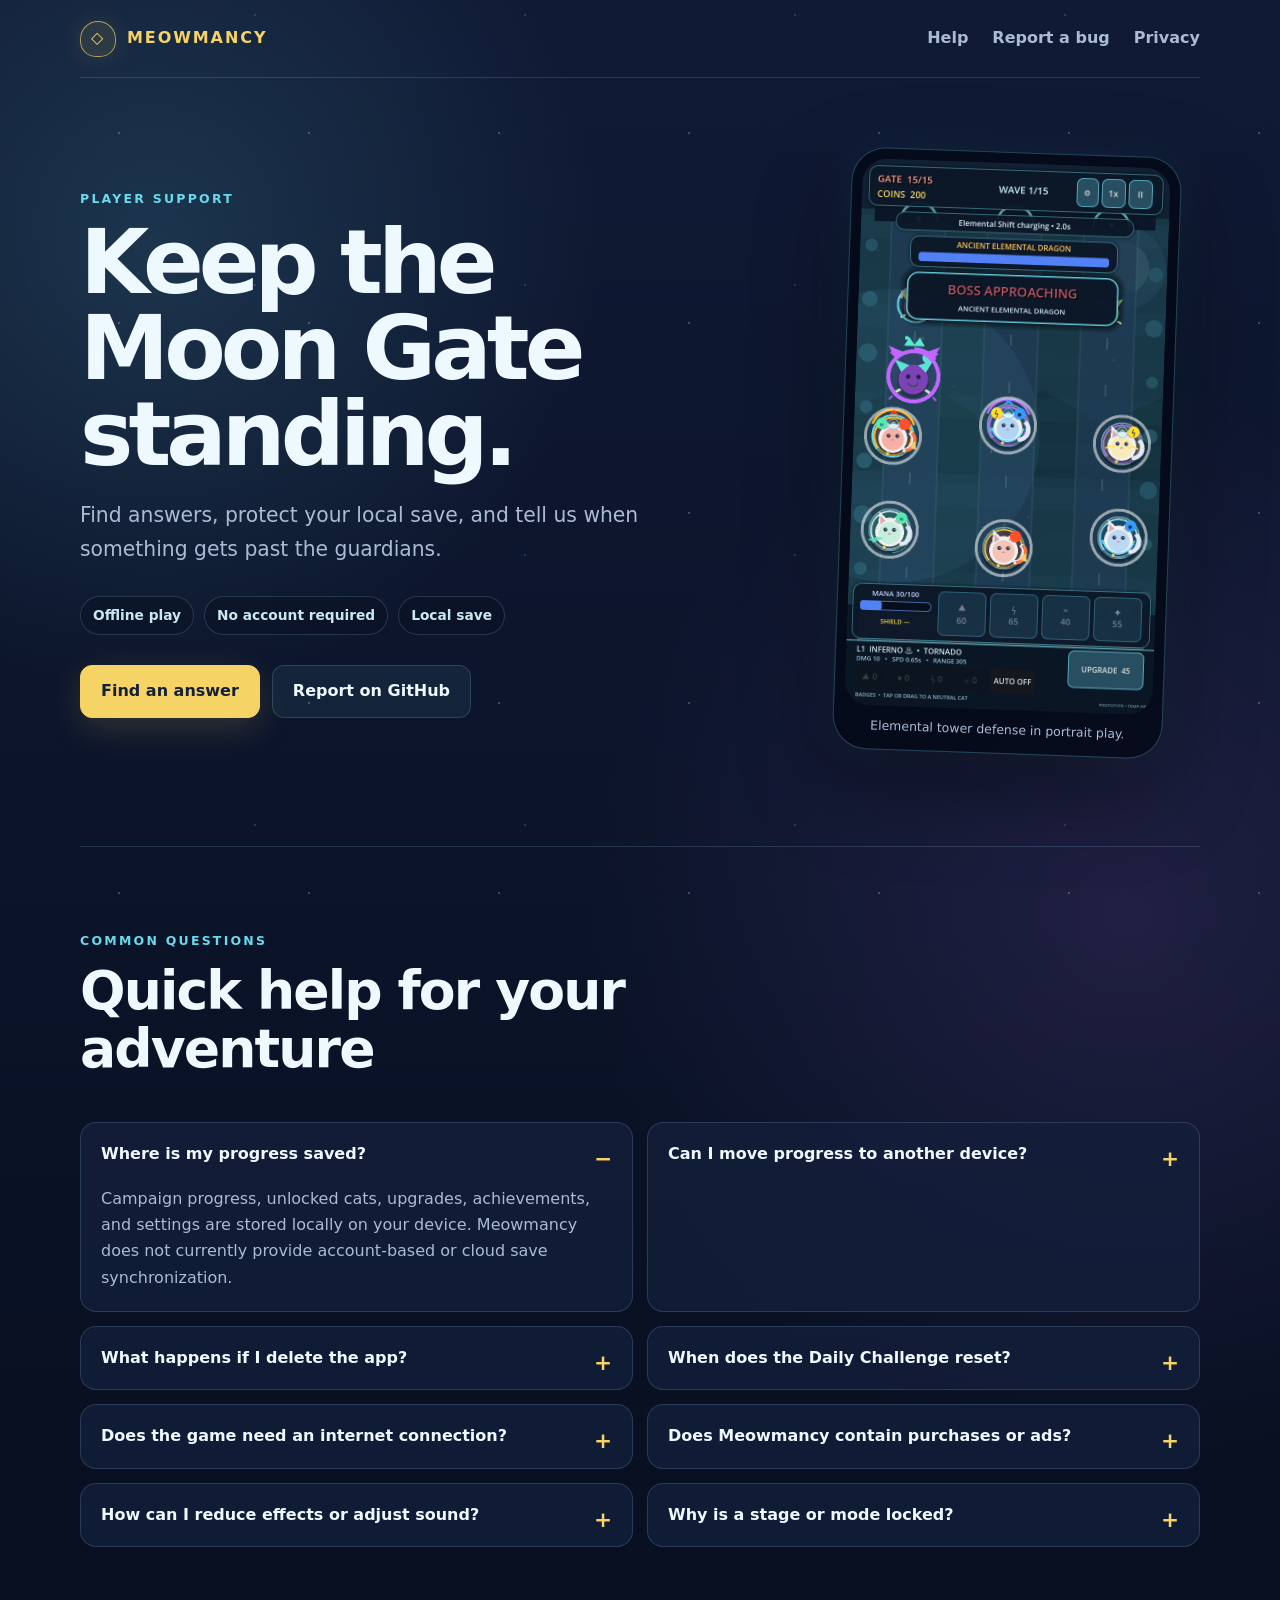
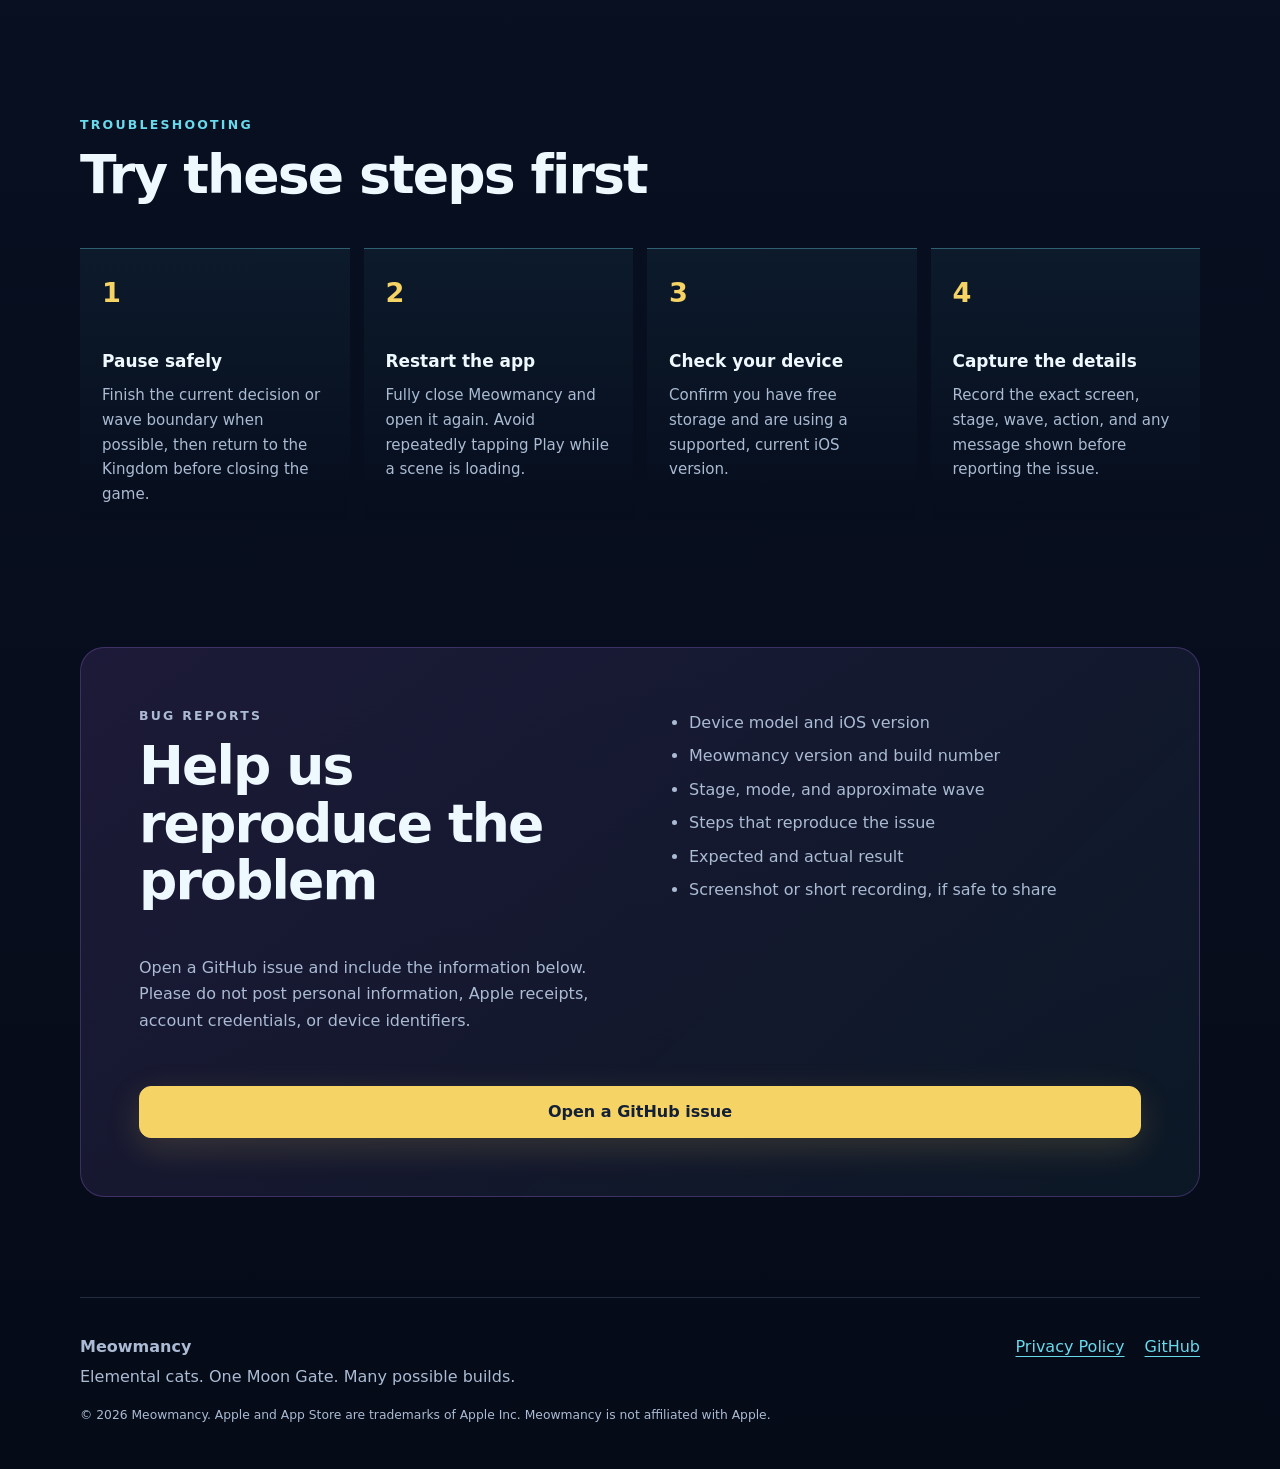
<file: index.html>
<!doctype html>
<html lang="en">
<head>
  <meta charset="utf-8">
  <meta name="viewport" content="width=device-width, initial-scale=1">
  <meta name="description" content="Official support for Meowmancy, the elemental cat tower-defense roguelite.">
  <meta name="theme-color" content="#10182f">
  <title>Meowmancy Support</title>
  <link rel="stylesheet" href="support.css">
</head>
<body>
  <a class="skip-link" href="#main">Skip to support</a>
  <header class="site-header">
    <a class="brand" href="./" aria-label="Meowmancy support home">
      <span class="brand-mark" aria-hidden="true">◇</span>
      <span>MEOWMANCY</span>
    </a>
    <nav aria-label="Support navigation">
      <a href="#help">Help</a>
      <a href="#report">Report a bug</a>
      <a href="privacy.html">Privacy</a>
    </nav>
  </header>

  <main id="main">
    <section class="hero">
      <div class="hero-copy">
        <p class="eyebrow">PLAYER SUPPORT</p>
        <h1>Keep the Moon Gate standing.</h1>
        <p class="hero-lead">Find answers, protect your local save, and tell us when something gets past the guardians.</p>
        <div class="status-row" aria-label="Current game service information">
          <span>Offline play</span>
          <span>No account required</span>
          <span>Local save</span>
        </div>
        <div class="hero-actions">
          <a class="button primary" href="#help">Find an answer</a>
          <a class="button secondary" href="https://github.com/jeffrylim92/meowmancy-support/issues/new?template=bug_report.yml" rel="noreferrer">Report on GitHub</a>
        </div>
      </div>
      <figure class="phone-frame">
        <img src="screenshots/meowmancy_phase6_battle_720x1280.png" alt="Meowmancy battle with cats defending three lanes from elemental enemies">
        <figcaption>Elemental tower defense in portrait play.</figcaption>
      </figure>
    </section>

    <section class="support-section" id="help">
      <div class="section-heading">
        <p class="eyebrow">COMMON QUESTIONS</p>
        <h2>Quick help for your adventure</h2>
      </div>
      <div class="faq-grid">
        <details open>
          <summary>Where is my progress saved?</summary>
          <p>Campaign progress, unlocked cats, upgrades, achievements, and settings are stored locally on your device. Meowmancy does not currently provide account-based or cloud save synchronization.</p>
        </details>
        <details>
          <summary>Can I move progress to another device?</summary>
          <p>There is no in-game transfer tool yet. An encrypted device backup may preserve app data, but transfer and restoration depend on Apple’s backup system and are not guaranteed by Meowmancy.</p>
        </details>
        <details>
          <summary>What happens if I delete the app?</summary>
          <p>Deleting the app removes its local data from that device. A device backup may retain a copy under your Apple backup settings. Reinstall only after confirming you have any backup you intend to keep.</p>
        </details>
        <details>
          <summary>When does the Daily Challenge reset?</summary>
          <p>The challenge changes at 00:00 UTC each day. A challenge already in progress keeps its original date and rules until you finish or leave the run.</p>
        </details>
        <details>
          <summary>Does the game need an internet connection?</summary>
          <p>Core gameplay and Daily Challenge generation work offline. You still need a connection for App Store installation, updates, and GitHub support.</p>
        </details>
        <details>
          <summary>Does Meowmancy contain purchases or ads?</summary>
          <p>The current game build does not include advertising or in-app purchases. If that changes, the game, store disclosures, and privacy policy will be updated before release.</p>
        </details>
        <details>
          <summary>How can I reduce effects or adjust sound?</summary>
          <p>Open Settings from the Cat Kingdom or battle pause menu. You can lower graphics quality, reduce effects and damage numbers, disable haptics, and adjust Master, Music, SFX, and UI volume independently.</p>
        </details>
        <details>
          <summary>Why is a stage or mode locked?</summary>
          <p>Campaign stages unlock in sequence. Endless Survival unlocks after clearing Moon Gate. Cats and Kingdom upgrades may also require Guardian Rank and permanent currency.</p>
        </details>
      </div>
    </section>

    <section class="steps-section" aria-labelledby="troubleshooting-title">
      <div class="section-heading compact">
        <p class="eyebrow">TROUBLESHOOTING</p>
        <h2 id="troubleshooting-title">Try these steps first</h2>
      </div>
      <ol class="steps">
        <li><span>1</span><div><strong>Pause safely</strong><p>Finish the current decision or wave boundary when possible, then return to the Kingdom before closing the game.</p></div></li>
        <li><span>2</span><div><strong>Restart the app</strong><p>Fully close Meowmancy and open it again. Avoid repeatedly tapping Play while a scene is loading.</p></div></li>
        <li><span>3</span><div><strong>Check your device</strong><p>Confirm you have free storage and are using a supported, current iOS version.</p></div></li>
        <li><span>4</span><div><strong>Capture the details</strong><p>Record the exact screen, stage, wave, action, and any message shown before reporting the issue.</p></div></li>
      </ol>
    </section>

    <section class="report-section" id="report">
      <div>
        <p class="eyebrow">BUG REPORTS</p>
        <h2>Help us reproduce the problem</h2>
        <p>Open a GitHub issue and include the information below. Please do not post personal information, Apple receipts, account credentials, or device identifiers.</p>
      </div>
      <ul class="report-list">
        <li>Device model and iOS version</li>
        <li>Meowmancy version and build number</li>
        <li>Stage, mode, and approximate wave</li>
        <li>Steps that reproduce the issue</li>
        <li>Expected and actual result</li>
        <li>Screenshot or short recording, if safe to share</li>
      </ul>
      <a class="button primary wide" href="https://github.com/jeffrylim92/meowmancy-support/issues/new?template=bug_report.yml" rel="noreferrer">Open a GitHub issue</a>
    </section>
  </main>

  <footer>
    <div>
      <strong>Meowmancy</strong>
      <p>Elemental cats. One Moon Gate. Many possible builds.</p>
    </div>
    <div class="footer-links">
      <a href="privacy.html">Privacy Policy</a>
      <a href="https://github.com/jeffrylim92/meowmancy-support" rel="noreferrer">GitHub</a>
    </div>
    <p class="legal">© 2026 Meowmancy. Apple and App Store are trademarks of Apple Inc. Meowmancy is not affiliated with Apple.</p>
  </footer>
</body>
</html>
</file>
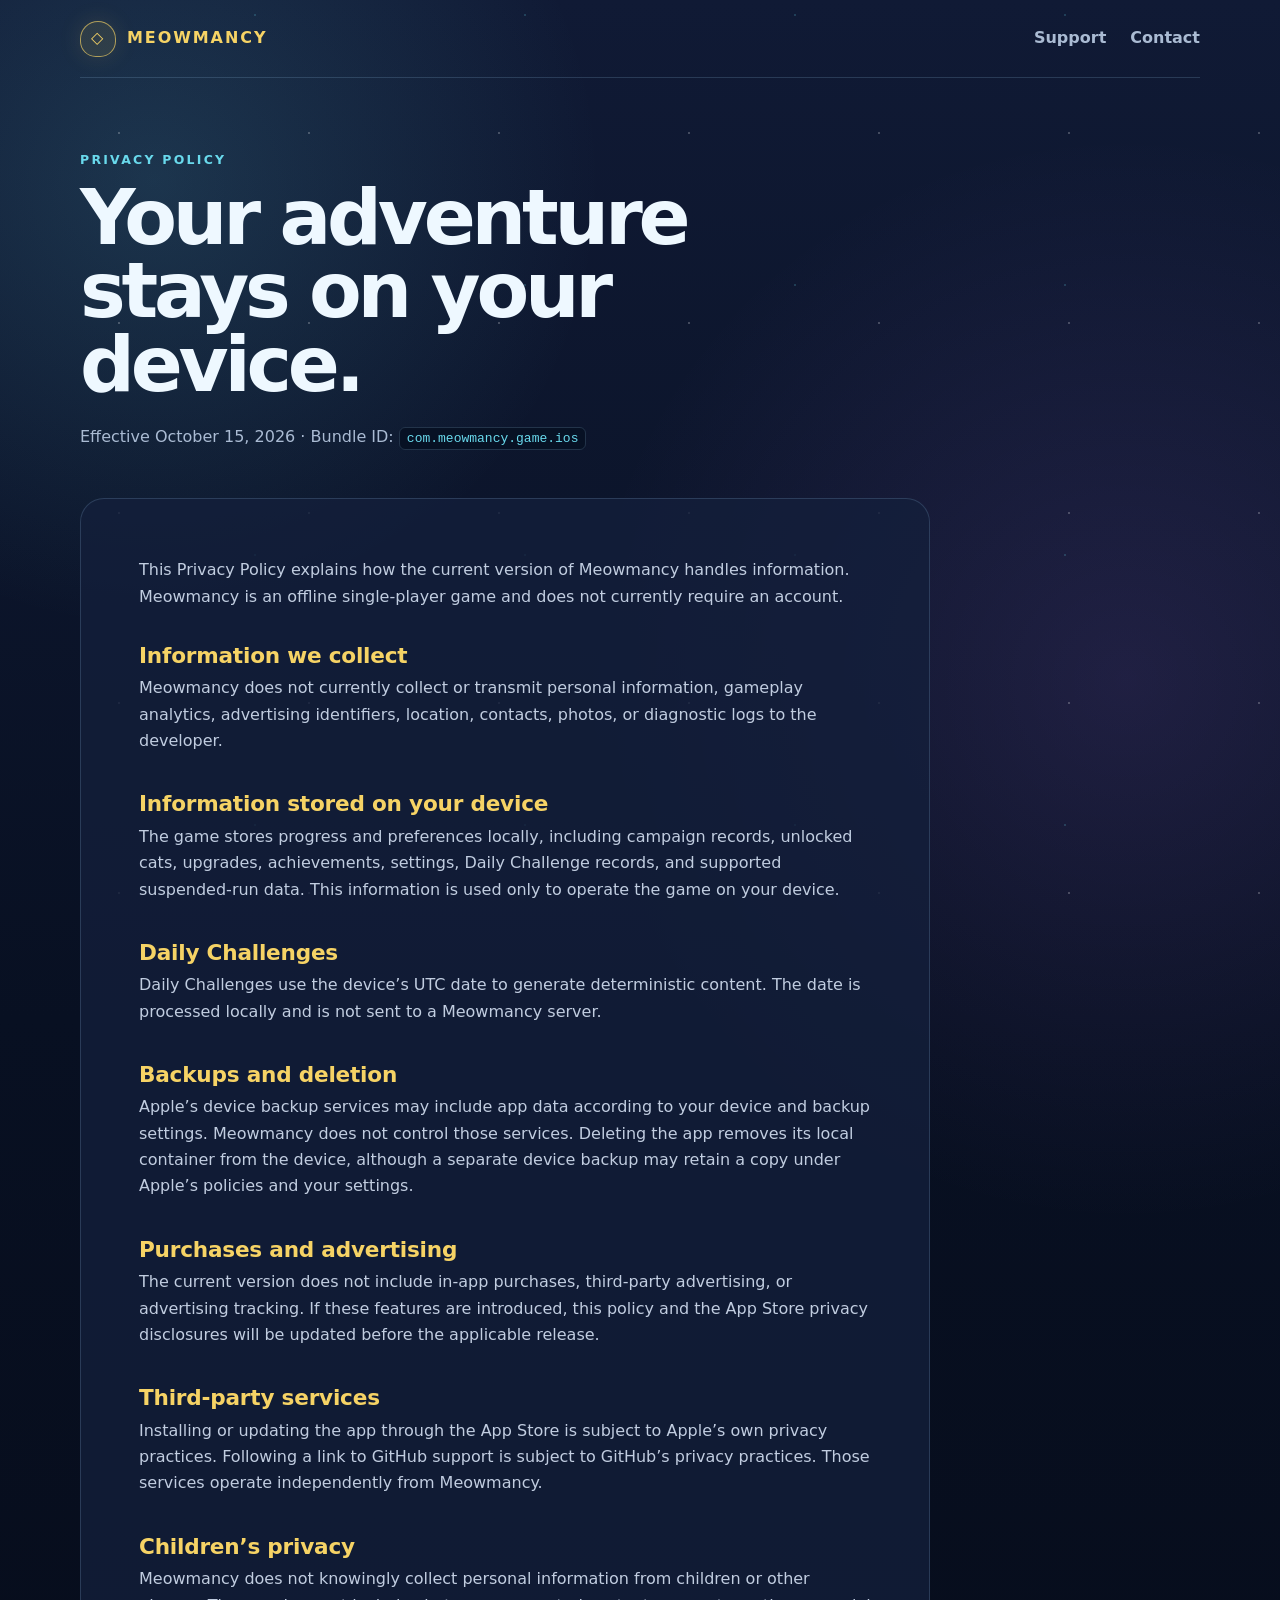
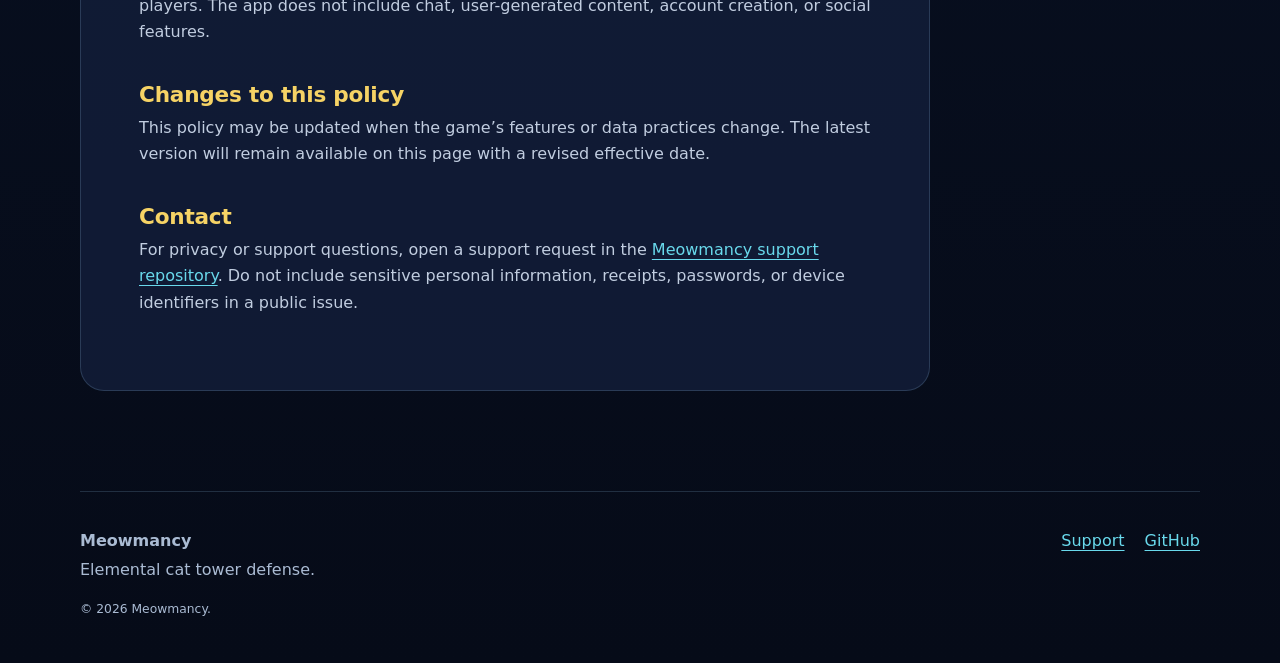
<file: privacy.html>
<!doctype html>
<html lang="en">
<head>
  <meta charset="utf-8">
  <meta name="viewport" content="width=device-width, initial-scale=1">
  <meta name="description" content="Privacy Policy for the Meowmancy mobile game.">
  <meta name="theme-color" content="#10182f">
  <title>Privacy Policy — Meowmancy</title>
  <link rel="stylesheet" href="support.css">
</head>
<body>
  <a class="skip-link" href="#main">Skip to privacy policy</a>
  <header class="site-header">
    <a class="brand" href="./" aria-label="Meowmancy support home">
      <span class="brand-mark" aria-hidden="true">◇</span>
      <span>MEOWMANCY</span>
    </a>
    <nav aria-label="Privacy navigation">
      <a href="./">Support</a>
      <a href="https://github.com/jeffrylim92/meowmancy-support/issues/new?template=support_request.yml" rel="noreferrer">Contact</a>
    </nav>
  </header>

  <main id="main" class="policy-page">
    <section class="policy-hero">
      <p class="eyebrow">PRIVACY POLICY</p>
      <h1>Your adventure stays on your device.</h1>
      <p>Effective October 15, 2026 · Bundle ID: <code>com.meowmancy.game.ios</code></p>
    </section>

    <article class="policy-card">
      <p>This Privacy Policy explains how the current version of Meowmancy handles information. Meowmancy is an offline single-player game and does not currently require an account.</p>

      <h2>Information we collect</h2>
      <p>Meowmancy does not currently collect or transmit personal information, gameplay analytics, advertising identifiers, location, contacts, photos, or diagnostic logs to the developer.</p>

      <h2>Information stored on your device</h2>
      <p>The game stores progress and preferences locally, including campaign records, unlocked cats, upgrades, achievements, settings, Daily Challenge records, and supported suspended-run data. This information is used only to operate the game on your device.</p>

      <h2>Daily Challenges</h2>
      <p>Daily Challenges use the device’s UTC date to generate deterministic content. The date is processed locally and is not sent to a Meowmancy server.</p>

      <h2>Backups and deletion</h2>
      <p>Apple’s device backup services may include app data according to your device and backup settings. Meowmancy does not control those services. Deleting the app removes its local container from the device, although a separate device backup may retain a copy under Apple’s policies and your settings.</p>

      <h2>Purchases and advertising</h2>
      <p>The current version does not include in-app purchases, third-party advertising, or advertising tracking. If these features are introduced, this policy and the App Store privacy disclosures will be updated before the applicable release.</p>

      <h2>Third-party services</h2>
      <p>Installing or updating the app through the App Store is subject to Apple’s own privacy practices. Following a link to GitHub support is subject to GitHub’s privacy practices. Those services operate independently from Meowmancy.</p>

      <h2>Children’s privacy</h2>
      <p>Meowmancy does not knowingly collect personal information from children or other players. The app does not include chat, user-generated content, account creation, or social features.</p>

      <h2>Changes to this policy</h2>
      <p>This policy may be updated when the game’s features or data practices change. The latest version will remain available on this page with a revised effective date.</p>

      <h2>Contact</h2>
      <p>For privacy or support questions, open a support request in the <a href="https://github.com/jeffrylim92/meowmancy-support/issues/new?template=support_request.yml" rel="noreferrer">Meowmancy support repository</a>. Do not include sensitive personal information, receipts, passwords, or device identifiers in a public issue.</p>
    </article>
  </main>

  <footer>
    <div><strong>Meowmancy</strong><p>Elemental cat tower defense.</p></div>
    <div class="footer-links"><a href="./">Support</a><a href="https://github.com/jeffrylim92/meowmancy-support" rel="noreferrer">GitHub</a></div>
    <p class="legal">© 2026 Meowmancy.</p>
  </footer>
</body>
</html>
</file>
<file: support.css>
:root {
  color-scheme: dark;
  --ink: #eef8ff;
  --muted: #aabbd3;
  --night: #081022;
  --night-2: #101a35;
  --panel: rgba(20, 31, 60, 0.78);
  --panel-strong: #172543;
  --line: rgba(147, 189, 224, 0.2);
  --cyan: #69d9ec;
  --gold: #f6d365;
  --violet: #b979ff;
  --max: 1120px;
  font-family: Inter, ui-rounded, "SF Pro Rounded", "SF Pro Display", system-ui, -apple-system, BlinkMacSystemFont, "Segoe UI", sans-serif;
}

* { box-sizing: border-box; }
html { scroll-behavior: smooth; }
body {
  margin: 0;
  color: var(--ink);
  background:
    radial-gradient(circle at 12% 8%, rgba(105, 217, 236, 0.15), transparent 28rem),
    radial-gradient(circle at 88% 30%, rgba(185, 121, 255, 0.12), transparent 34rem),
    linear-gradient(180deg, var(--night-2), var(--night) 45%, #060b18);
  min-height: 100vh;
  line-height: 1.65;
}

body::before {
  content: "";
  position: fixed;
  inset: 0;
  pointer-events: none;
  opacity: 0.28;
  background-image:
    radial-gradient(circle, rgba(255,255,255,.8) 0 1px, transparent 1.5px),
    radial-gradient(circle, rgba(105,217,236,.7) 0 1px, transparent 1.5px);
  background-position: 24px 38px, 120px 150px;
  background-size: 190px 190px, 270px 270px;
}

a { color: var(--cyan); text-underline-offset: 4px; }
a:hover { color: #b8f6ff; }

.skip-link {
  position: fixed;
  top: 12px;
  left: 12px;
  z-index: 20;
  padding: 10px 16px;
  border-radius: 10px;
  background: var(--gold);
  color: #172033;
  transform: translateY(-150%);
}
.skip-link:focus { transform: translateY(0); }

.site-header {
  position: relative;
  z-index: 2;
  width: min(calc(100% - 36px), var(--max));
  margin: 0 auto;
  min-height: 78px;
  display: flex;
  align-items: center;
  justify-content: space-between;
  gap: 28px;
  border-bottom: 1px solid var(--line);
}

.brand {
  display: inline-flex;
  align-items: center;
  gap: 11px;
  color: var(--gold);
  font-weight: 900;
  letter-spacing: .12em;
  text-decoration: none;
}

.brand-mark {
  display: grid;
  place-items: center;
  width: 36px;
  height: 36px;
  border: 1px solid rgba(246, 211, 101, .65);
  border-radius: 50% 50% 44% 44%;
  background: rgba(246, 211, 101, .1);
  box-shadow: 0 0 24px rgba(246, 211, 101, .12);
}

nav { display: flex; gap: 24px; }
nav a { color: var(--muted); font-weight: 700; text-decoration: none; }
nav a:hover { color: var(--ink); }

main, footer { position: relative; z-index: 1; }

.hero {
  width: min(calc(100% - 36px), var(--max));
  margin: 0 auto;
  padding: 74px 0 92px;
  display: grid;
  grid-template-columns: minmax(0, 1.15fr) minmax(260px, .7fr);
  align-items: center;
  gap: clamp(42px, 8vw, 110px);
}

.eyebrow {
  margin: 0 0 10px;
  color: var(--cyan);
  font-size: .78rem;
  font-weight: 900;
  letter-spacing: .18em;
}

h1, h2, p { margin-top: 0; }
h1 {
  max-width: 760px;
  margin-bottom: 22px;
  font-size: clamp(3rem, 7vw, 5.8rem);
  line-height: .96;
  letter-spacing: -.055em;
}
h2 { font-size: clamp(2rem, 4.5vw, 3.35rem); line-height: 1.08; letter-spacing: -.035em; }

.hero-lead { max-width: 650px; color: var(--muted); font-size: clamp(1.05rem, 2vw, 1.27rem); }
.status-row { display: flex; flex-wrap: wrap; gap: 10px; margin: 30px 0; }
.status-row span {
  padding: 7px 12px;
  border: 1px solid var(--line);
  border-radius: 999px;
  background: rgba(8, 16, 34, .4);
  color: #cce8ef;
  font-size: .86rem;
  font-weight: 750;
}

.hero-actions { display: flex; flex-wrap: wrap; gap: 12px; }
.button {
  min-height: 48px;
  display: inline-flex;
  align-items: center;
  justify-content: center;
  padding: 12px 20px;
  border: 1px solid var(--line);
  border-radius: 12px;
  font-weight: 850;
  text-decoration: none;
  transition: transform .18s ease, box-shadow .18s ease, background .18s ease;
}
.button:hover { transform: translateY(-2px); }
.button.primary { color: #142037; background: var(--gold); border-color: var(--gold); box-shadow: 0 10px 34px rgba(246, 211, 101, .16); }
.button.secondary { color: var(--ink); background: rgba(105, 217, 236, .08); }
.button.wide { width: 100%; margin-top: 12px; }

.phone-frame {
  width: min(100%, 330px);
  margin: 0 auto;
  padding: 10px;
  border: 1px solid rgba(105, 217, 236, .28);
  border-radius: 34px;
  background: rgba(3, 8, 20, .8);
  box-shadow: 0 34px 90px rgba(0, 0, 0, .42), 0 0 50px rgba(105, 217, 236, .08);
  transform: rotate(2deg);
}
.phone-frame img { display: block; width: 100%; border-radius: 25px; }
.phone-frame figcaption { padding: 10px 8px 3px; color: var(--muted); text-align: center; font-size: .78rem; }

.support-section, .steps-section, .report-section, .policy-page {
  width: min(calc(100% - 36px), var(--max));
  margin: 0 auto;
}
.support-section { padding: 84px 0; border-top: 1px solid var(--line); }
.section-heading { max-width: 720px; margin-bottom: 38px; }
.section-heading.compact { margin-bottom: 28px; }

.faq-grid { display: grid; grid-template-columns: repeat(2, minmax(0, 1fr)); gap: 14px; }
details {
  border: 1px solid var(--line);
  border-radius: 16px;
  background: var(--panel);
  overflow: hidden;
}
summary {
  min-height: 62px;
  padding: 18px 50px 18px 20px;
  position: relative;
  cursor: pointer;
  list-style: none;
  font-weight: 820;
}
summary::-webkit-details-marker { display: none; }
summary::after { content: "+"; position: absolute; right: 20px; color: var(--gold); font-size: 1.35rem; }
details[open] summary::after { content: "−"; }
details p { padding: 0 20px 20px; margin: 0; color: var(--muted); }

.steps-section { padding: 84px 0; }
.steps { margin: 0; padding: 0; display: grid; grid-template-columns: repeat(4, minmax(0, 1fr)); gap: 14px; list-style: none; }
.steps li { padding: 22px; border-top: 1px solid rgba(105, 217, 236, .4); background: linear-gradient(180deg, rgba(105,217,236,.06), transparent); }
.steps li > span { display: block; margin-bottom: 32px; color: var(--gold); font-size: 1.7rem; font-weight: 900; }
.steps strong { font-size: 1.06rem; }
.steps p { margin: 7px 0 0; color: var(--muted); font-size: .94rem; }

.report-section {
  margin-top: 34px;
  margin-bottom: 100px;
  padding: clamp(28px, 6vw, 58px);
  display: grid;
  grid-template-columns: 1fr 1fr;
  gap: 24px 54px;
  border: 1px solid rgba(185, 121, 255, .25);
  border-radius: 24px;
  background: linear-gradient(135deg, rgba(185,121,255,.12), rgba(105,217,236,.06));
}
.report-section p, .report-list { color: var(--muted); }
.report-list { margin: 4px 0; padding-left: 22px; }
.report-list li { margin-bottom: 7px; }
.report-section .wide { grid-column: 1 / -1; }

footer {
  width: min(calc(100% - 36px), var(--max));
  margin: 0 auto;
  padding: 36px 0 44px;
  display: grid;
  grid-template-columns: 1fr auto;
  gap: 12px 30px;
  border-top: 1px solid var(--line);
  color: var(--muted);
}
footer p { margin: 3px 0 0; }
.footer-links { display: flex; gap: 20px; }
.legal { grid-column: 1 / -1; font-size: .77rem; }

.policy-page { padding: 72px 0 100px; }
.policy-hero { max-width: 850px; margin-bottom: 48px; }
.policy-hero h1 { font-size: clamp(2.8rem, 6vw, 5rem); }
.policy-hero > p:last-child { color: var(--muted); }
code { padding: 3px 7px; border: 1px solid var(--line); border-radius: 6px; color: var(--cyan); background: #071124; }
.policy-card { max-width: 850px; padding: clamp(26px, 6vw, 58px); border: 1px solid var(--line); border-radius: 24px; background: var(--panel); }
.policy-card h2 { margin: 38px 0 8px; font-size: 1.35rem; letter-spacing: -.01em; color: var(--gold); }
.policy-card h2:first-of-type { margin-top: 34px; }
.policy-card p { color: #c1cde0; }

:focus-visible { outline: 3px solid var(--cyan); outline-offset: 4px; }

@media (max-width: 820px) {
  .hero { grid-template-columns: 1fr; padding-top: 56px; }
  .phone-frame { width: min(78vw, 310px); transform: rotate(1deg); }
  .faq-grid, .report-section { grid-template-columns: 1fr; }
  .steps { grid-template-columns: repeat(2, 1fr); }
}

@media (max-width: 560px) {
  .site-header { align-items: flex-start; padding: 18px 0; }
  .brand { font-size: .88rem; }
  nav { gap: 12px; font-size: .82rem; flex-wrap: wrap; justify-content: flex-end; }
  nav a:nth-child(2) { display: none; }
  .hero { padding-bottom: 70px; }
  h1 { font-size: clamp(2.8rem, 16vw, 4.4rem); }
  .steps { grid-template-columns: 1fr; }
  footer { grid-template-columns: 1fr; }
  .legal { grid-column: 1; }
}

@media (prefers-reduced-motion: reduce) {
  html { scroll-behavior: auto; }
  *, *::before, *::after { transition: none !important; }
}
</file>
